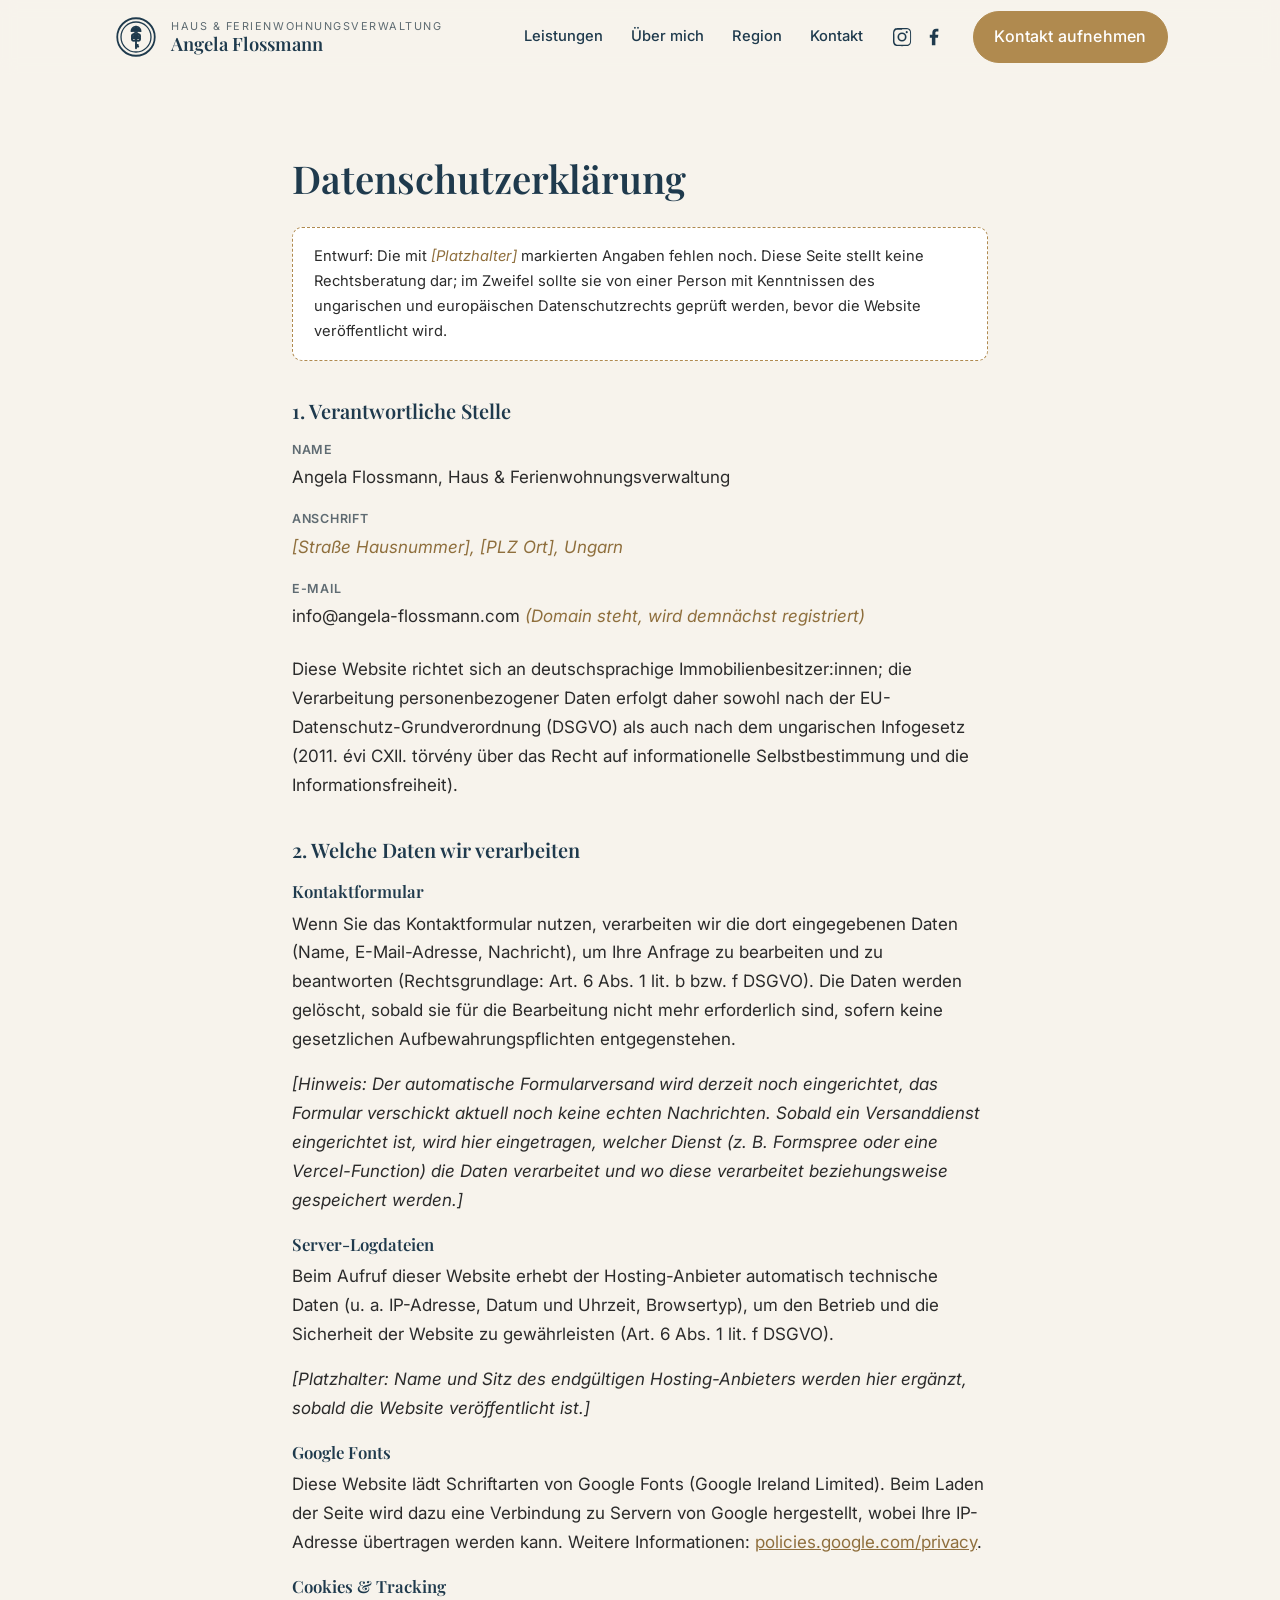
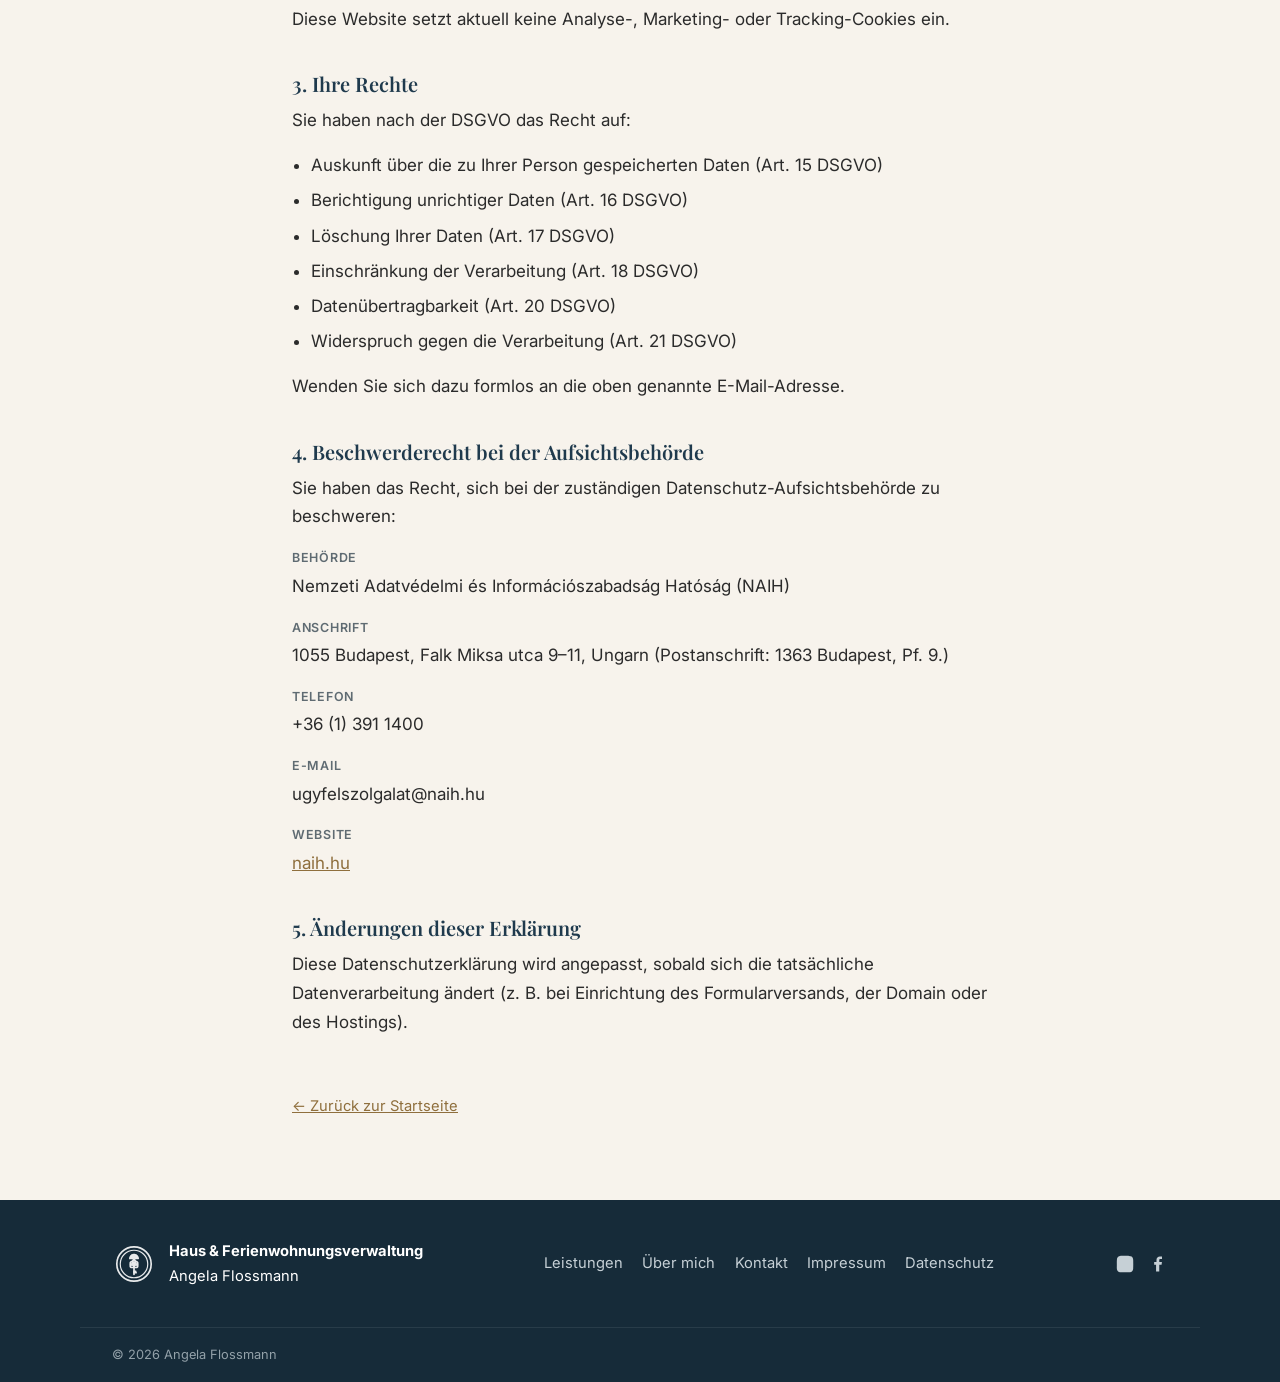
<file: datenschutz.html>
<!DOCTYPE html>
<html lang="de">
<head>
<meta charset="UTF-8" />
<meta name="viewport" content="width=device-width, initial-scale=1" />
<title>Datenschutzerklärung | Angela Flossmann</title>
<meta name="description" content="Datenschutzerklärung gemäß DSGVO und ungarischem Infogesetz (2011. évi CXII. törvény)." />
<meta name="robots" content="noindex" />

<link rel="icon" href="assets/favicon.svg" type="image/svg+xml" />

<link rel="preconnect" href="https://fonts.googleapis.com" />
<link rel="preconnect" href="https://fonts.gstatic.com" crossorigin />
<link href="https://fonts.googleapis.com/css2?family=Inter:wght@400;500;600&family=Playfair+Display:wght@500;600;700&display=swap" rel="stylesheet" />

<link rel="stylesheet" href="css/style.css" />
</head>
<body>


<header class="site-header" id="siteHeader">
  <div class="container site-header__inner">
    <a href="index.html" class="brand" aria-label="Zur Startseite von Angela Flossmann">
      <span class="brand__mark" aria-hidden="true">
        <img src="assets/logo.svg" alt="" width="48" height="48" class="brand__img" />
      </span>
      <span class="brand__text">
        <span class="brand__line1">Haus &amp; Ferienwohnungsverwaltung</span>
        <span class="brand__line2">Angela Flossmann</span>
      </span>
    </a>

    <button class="nav-toggle" id="navToggle" aria-expanded="false" aria-controls="primaryNav">
      <span class="nav-toggle__bar"></span>
      <span class="sr-only">Menü</span>
    </button>

    <nav class="primary-nav" id="primaryNav" aria-label="Hauptnavigation">
      <a href="index.html#leistungen">Leistungen</a>
      <a href="index.html#ueber-mich">Über mich</a>
      <a href="index.html#region">Region</a>
      <a href="index.html#kontakt">Kontakt</a>
      <span class="primary-nav__social">
        <a href="#" class="social-link" aria-label="Instagram" title="Instagram (Link folgt)">
          <svg viewBox="0 0 24 24" width="22" height="22" aria-hidden="true"><path fill="currentColor" d="M12 2.2c3.2 0 3.6 0 4.9.07 1.2.06 1.8.25 2.2.42.6.22 1 .48 1.4.9.43.4.7.82.92 1.4.17.42.36 1.05.42 2.2.06 1.3.07 1.7.07 4.9s0 3.6-.07 4.9c-.06 1.2-.25 1.8-.42 2.2-.22.6-.48 1-.9 1.4-.4.43-.82.7-1.4.92-.42.17-1.05.36-2.2.42-1.3.06-1.7.07-4.9.07s-3.6 0-4.9-.07c-1.2-.06-1.8-.25-2.2-.42-.6-.22-1-.48-1.4-.9-.43-.4-.7-.82-.92-1.4-.17-.42-.36-1.05-.42-2.2C2.2 15.6 2.2 15.2 2.2 12s0-3.6.07-4.9c.06-1.2.25-1.8.42-2.2.22-.6.48-1 .9-1.4.4-.43.82-.7 1.4-.92.42-.17 1.05-.36 2.2-.42C8.4 2.2 8.8 2.2 12 2.2Zm0 1.8c-3.1 0-3.5 0-4.7.07-.9.04-1.4.2-1.7.32-.43.17-.74.37-1.06.7-.32.3-.52.62-.7 1.05-.12.32-.28.82-.32 1.72C3.75 8.5 3.75 8.9 3.75 12s0 3.5.07 4.7c.04.9.2 1.4.32 1.7.17.43.37.74.7 1.06.3.32.62.52 1.05.7.32.12.82.28 1.72.32 1.2.06 1.6.07 4.7.07s3.5 0 4.7-.07c.9-.04 1.4-.2 1.7-.32.43-.17.74-.37 1.06-.7.32-.3.52-.62.7-1.05.12-.32.28-.82.32-1.72.06-1.2.07-1.6.07-4.7s0-3.5-.07-4.7c-.04-.9-.2-1.4-.32-1.7-.17-.43-.37-.74-.7-1.06-.3-.32-.62-.52-1.05-.7-.32-.12-.82-.28-1.72-.32-1.2-.06-1.6-.07-4.7-.07Zm0 3.06a4.94 4.94 0 1 1 0 9.88 4.94 4.94 0 0 1 0-9.88Zm0 1.8a3.14 3.14 0 1 0 0 6.28 3.14 3.14 0 0 0 0-6.28Zm5.15-3.3a1.15 1.15 0 1 1 0 2.3 1.15 1.15 0 0 1 0-2.3Z"/></svg>
        </a>
        <a href="#" class="social-link" aria-label="Facebook" title="Facebook (Link folgt)">
          <svg viewBox="0 0 24 24" width="22" height="22" aria-hidden="true"><path fill="currentColor" d="M13.5 21v-8.2h2.8l.42-3.2H13.5V7.5c0-.92.26-1.55 1.6-1.55h1.7V3.1c-.3-.04-1.3-.13-2.48-.13-2.46 0-4.14 1.5-4.14 4.25v2.37H7.4v3.2h2.28V21h3.82Z"/></svg>
        </a>
      </span>
      <a href="index.html#kontakt" class="btn primary-nav__cta">Kontakt aufnehmen</a>
    </nav>
  </div>
</header>

<main>
  <section class="legal">
    <div class="container">
      <h1>Datenschutzerklärung</h1>

      <p class="legal__note">
        Entwurf: Die mit <span class="legal__placeholder">[Platzhalter]</span> markierten
        Angaben fehlen noch. Diese Seite stellt keine Rechtsberatung dar; im Zweifel sollte
        sie von einer Person mit Kenntnissen des ungarischen und europäischen
        Datenschutzrechts geprüft werden, bevor die Website veröffentlicht wird.
      </p>

      <h2>1. Verantwortliche Stelle</h2>
      <dl>
        <dt>Name</dt>
        <dd>Angela Flossmann, Haus &amp; Ferienwohnungsverwaltung</dd>
        <dt>Anschrift</dt>
        <dd class="legal__placeholder">[Straße Hausnummer], [PLZ Ort], Ungarn</dd>
        <dt>E-Mail</dt>
        <dd>info@angela-flossmann.com <em class="legal__placeholder">(Domain steht, wird demnächst registriert)</em></dd>
      </dl>
      <p>
        Diese Website richtet sich an deutschsprachige Immobilienbesitzer:innen; die
        Verarbeitung personenbezogener Daten erfolgt daher sowohl nach der
        EU-Datenschutz-Grundverordnung (DSGVO) als auch nach dem ungarischen
        Infogesetz (2011. évi CXII. törvény über das Recht auf informationelle
        Selbstbestimmung und die Informationsfreiheit).
      </p>

      <h2>2. Welche Daten wir verarbeiten</h2>

      <h2 style="margin-top:1.2rem; font-size:1.05rem;">Kontaktformular</h2>
      <p>
        Wenn Sie das Kontaktformular nutzen, verarbeiten wir die dort eingegebenen
        Daten (Name, E-Mail-Adresse, Nachricht), um Ihre Anfrage zu bearbeiten und
        zu beantworten (Rechtsgrundlage: Art. 6 Abs. 1 lit. b bzw. f DSGVO). Die
        Daten werden gelöscht, sobald sie für die Bearbeitung nicht mehr erforderlich
        sind, sofern keine gesetzlichen Aufbewahrungspflichten entgegenstehen.
      </p>
      <p class="legal__placeholder">
        [Hinweis: Der automatische Formularversand wird derzeit noch eingerichtet,
        das Formular verschickt aktuell noch keine echten Nachrichten. Sobald ein
        Versanddienst eingerichtet ist, wird hier eingetragen, welcher Dienst (z. B.
        Formspree oder eine Vercel-Function) die Daten verarbeitet und wo diese
        verarbeitet beziehungsweise gespeichert werden.]
      </p>

      <h2 style="margin-top:1.2rem; font-size:1.05rem;">Server-Logdateien</h2>
      <p>
        Beim Aufruf dieser Website erhebt der Hosting-Anbieter automatisch technische
        Daten (u. a. IP-Adresse, Datum und Uhrzeit, Browsertyp), um den Betrieb und
        die Sicherheit der Website zu gewährleisten (Art. 6 Abs. 1 lit. f DSGVO).
      </p>
      <p class="legal__placeholder">
        [Platzhalter: Name und Sitz des endgültigen Hosting-Anbieters werden hier
        ergänzt, sobald die Website veröffentlicht ist.]
      </p>

      <h2 style="margin-top:1.2rem; font-size:1.05rem;">Google Fonts</h2>
      <p>
        Diese Website lädt Schriftarten von Google Fonts (Google Ireland Limited).
        Beim Laden der Seite wird dazu eine Verbindung zu Servern von Google
        hergestellt, wobei Ihre IP-Adresse übertragen werden kann. Weitere
        Informationen: <a href="https://policies.google.com/privacy" target="_blank" rel="noopener">policies.google.com/privacy</a>.
      </p>

      <h2 style="margin-top:1.2rem; font-size:1.05rem;">Cookies &amp; Tracking</h2>
      <p>
        Diese Website setzt aktuell keine Analyse-, Marketing- oder Tracking-Cookies
        ein.
      </p>

      <h2>3. Ihre Rechte</h2>
      <p>Sie haben nach der DSGVO das Recht auf:</p>
      <ul>
        <li>Auskunft über die zu Ihrer Person gespeicherten Daten (Art. 15 DSGVO)</li>
        <li>Berichtigung unrichtiger Daten (Art. 16 DSGVO)</li>
        <li>Löschung Ihrer Daten (Art. 17 DSGVO)</li>
        <li>Einschränkung der Verarbeitung (Art. 18 DSGVO)</li>
        <li>Datenübertragbarkeit (Art. 20 DSGVO)</li>
        <li>Widerspruch gegen die Verarbeitung (Art. 21 DSGVO)</li>
      </ul>
      <p>
        Wenden Sie sich dazu formlos an die oben genannte E-Mail-Adresse.
      </p>

      <h2>4. Beschwerderecht bei der Aufsichtsbehörde</h2>
      <p>
        Sie haben das Recht, sich bei der zuständigen Datenschutz-Aufsichtsbehörde
        zu beschweren:
      </p>
      <dl>
        <dt>Behörde</dt>
        <dd>Nemzeti Adatvédelmi és Információszabadság Hatóság (NAIH)</dd>
        <dt>Anschrift</dt>
        <dd>1055 Budapest, Falk Miksa utca 9–11, Ungarn (Postanschrift: 1363 Budapest, Pf. 9.)</dd>
        <dt>Telefon</dt>
        <dd>+36 (1) 391 1400</dd>
        <dt>E-Mail</dt>
        <dd>ugyfelszolgalat@naih.hu</dd>
        <dt>Website</dt>
        <dd><a href="https://www.naih.hu/" target="_blank" rel="noopener">naih.hu</a></dd>
      </dl>

      <h2>5. Änderungen dieser Erklärung</h2>
      <p>
        Diese Datenschutzerklärung wird angepasst, sobald sich die tatsächliche
        Datenverarbeitung ändert (z. B. bei Einrichtung des Formularversands, der
        Domain oder des Hostings).
      </p>

      <a class="legal__back" href="index.html">← Zurück zur Startseite</a>
    </div>
  </section>
</main>

<footer class="site-footer">
  <div class="container site-footer__inner">
    <div class="site-footer__brand">
      <img src="assets/logo.svg" alt="" width="44" height="44" />
      <div>
        <strong>Haus &amp; Ferienwohnungsverwaltung</strong><br />
        Angela Flossmann
      </div>
    </div>
    <nav class="site-footer__nav" aria-label="Fußzeile">
      <a href="index.html#leistungen">Leistungen</a>
      <a href="index.html#ueber-mich">Über mich</a>
      <a href="index.html#kontakt">Kontakt</a>
      <a href="impressum.html">Impressum</a>
      <a href="datenschutz.html">Datenschutz</a>
    </nav>
    <div class="site-footer__social">
      <a href="#" class="social-link" aria-label="Instagram"><svg viewBox="0 0 24 24" width="20" height="20" aria-hidden="true"><path fill="currentColor" d="M12 2.2c3.2 0 3.6 0 4.9.07 1.2.06 1.8.25 2.2.42.6.22 1 .48 1.4.9.43.4.7.82.92 1.4.17.42.36 1.05.42 2.2.06 1.3.07 1.7.07 4.9s0 3.6-.07 4.9c-.06 1.2-.25 1.8-.42 2.2-.22.6-.48 1-.9 1.4-.4.43-.82.7-1.4.92-.42.17-1.05.36-2.2.42-1.3.06-1.7.07-4.9.07s-3.6 0-4.9-.07c-1.2-.06-1.8-.25-2.2-.42-.6-.22-1-.48-1.4-.9-.43-.4-.7-.82-.92-1.4-.17-.42-.36-1.05-.42-2.2C2.2 15.6 2.2 15.2 2.2 12s0-3.6.07-4.9c.06-1.2.25-1.8.42-2.2.22-.6.48-1 .9-1.4.4-.43.82-.7 1.4-.92.42-.17 1.05-.36 2.2-.42C8.4 2.2 8.8 2.2 12 2.2Zm0 4.86a4.94 4.94 0 1 1 0 9.88 4.94 4.94 0 0 1 0-9.88Zm0 1.8a3.14 3.14 0 1 0 0 6.28 3.14 3.14 0 0 0 0-6.28Zm5.15-3.3a1.15 1.15 0 1 1 0 2.3 1.15 1.15 0 0 1 0-2.3Z"/></svg></a>
      <a href="#" class="social-link" aria-label="Facebook"><svg viewBox="0 0 24 24" width="20" height="20" aria-hidden="true"><path fill="currentColor" d="M13.5 21v-8.2h2.8l.42-3.2H13.5V7.5c0-.92.26-1.55 1.6-1.55h1.7V3.1c-.3-.04-1.3-.13-2.48-.13-2.46 0-4.14 1.5-4.14 4.25v2.37H7.4v3.2h2.28V21h3.82Z"/></svg></a>
    </div>
  </div>
  <div class="container site-footer__legal">
    <span>© <span id="year">2026</span> Angela Flossmann</span>
  </div>
</footer>

<script src="js/main.js"></script>
</body>
</html>
</file>
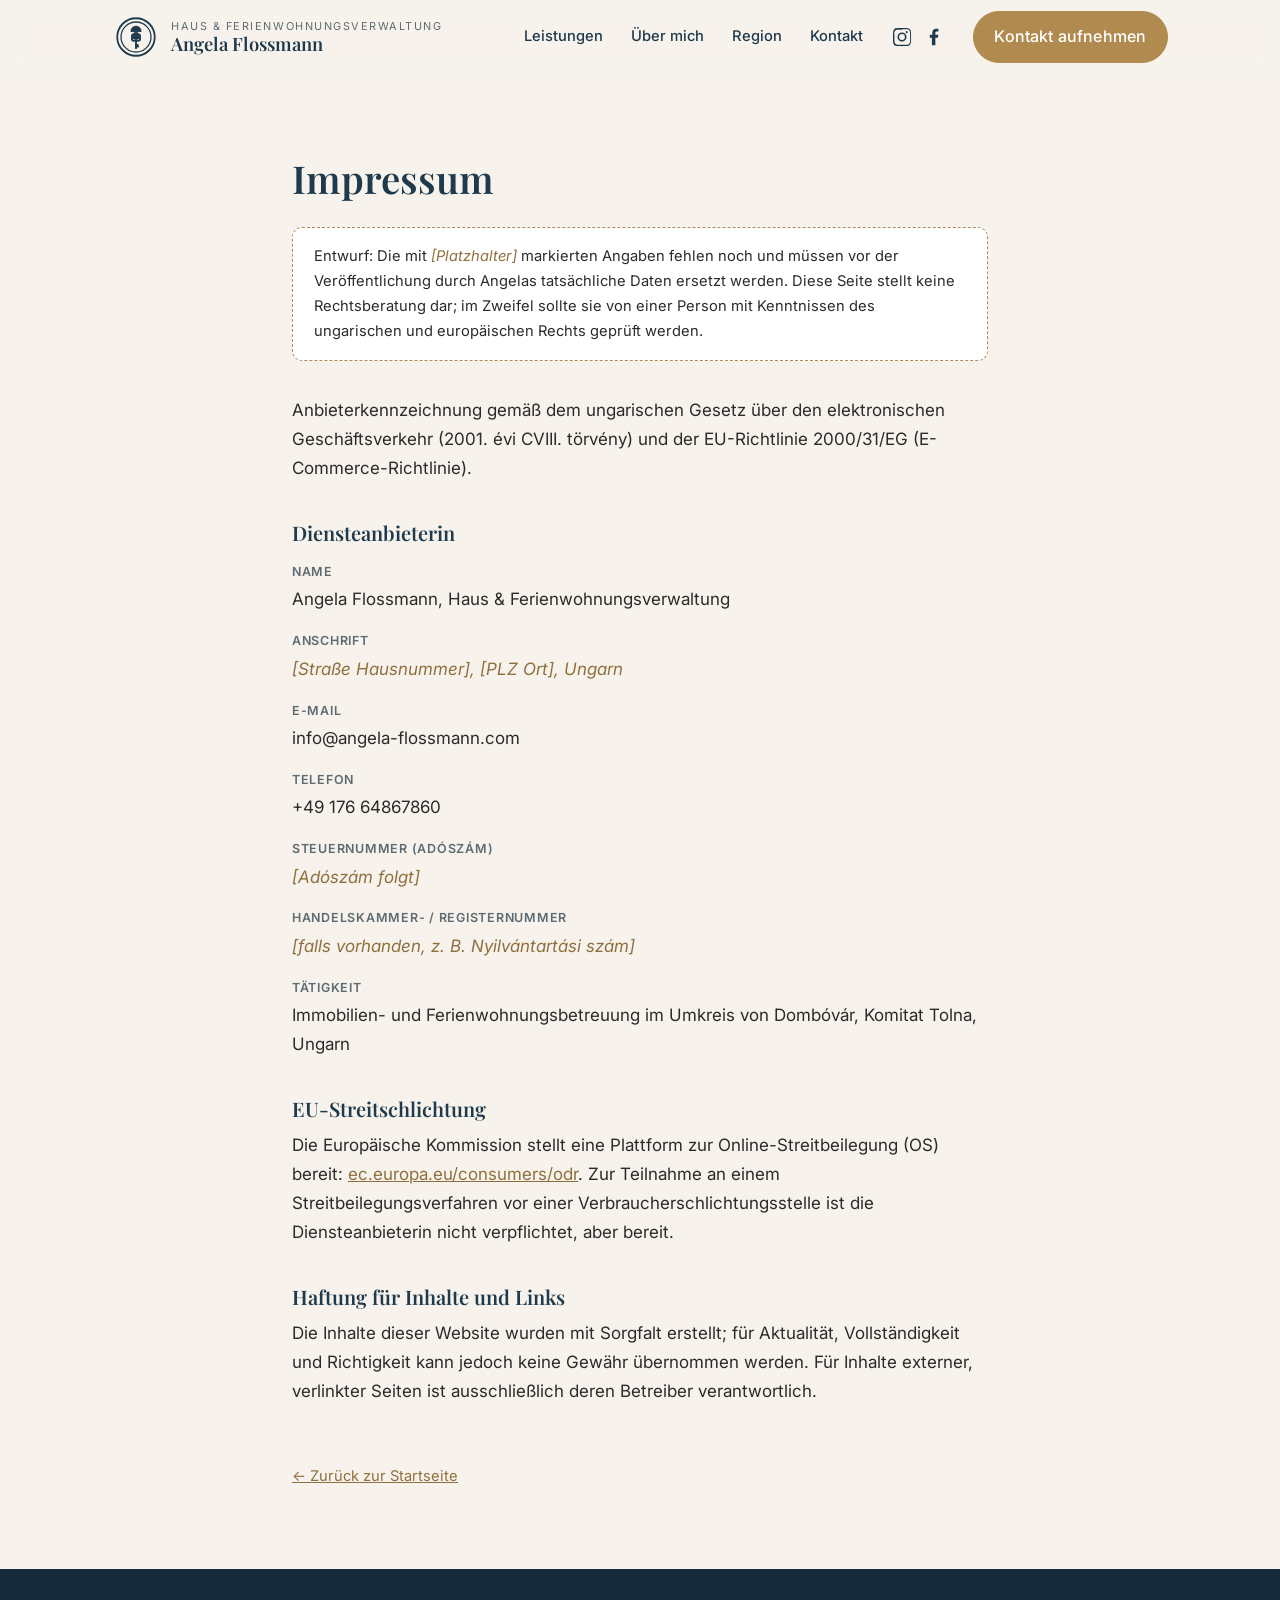
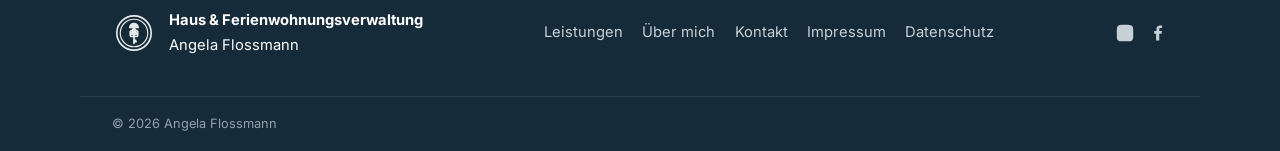
<file: impressum.html>
<!DOCTYPE html>
<html lang="de">
<head>
<meta charset="UTF-8" />
<meta name="viewport" content="width=device-width, initial-scale=1" />
<title>Impressum | Angela Flossmann</title>
<meta name="description" content="Anbieterkennzeichnung (Impressum) gemäß ungarischem E-Commerce-Gesetz und EU-Richtlinie 2000/31/EG." />
<meta name="robots" content="noindex" />

<link rel="icon" href="assets/favicon.svg" type="image/svg+xml" />

<link rel="preconnect" href="https://fonts.googleapis.com" />
<link rel="preconnect" href="https://fonts.gstatic.com" crossorigin />
<link href="https://fonts.googleapis.com/css2?family=Inter:wght@400;500;600&family=Playfair+Display:wght@500;600;700&display=swap" rel="stylesheet" />

<link rel="stylesheet" href="css/style.css" />
</head>
<body>


<header class="site-header" id="siteHeader">
  <div class="container site-header__inner">
    <a href="index.html" class="brand" aria-label="Zur Startseite von Angela Flossmann">
      <span class="brand__mark" aria-hidden="true">
        <img src="assets/logo.svg" alt="" width="48" height="48" class="brand__img" />
      </span>
      <span class="brand__text">
        <span class="brand__line1">Haus &amp; Ferienwohnungsverwaltung</span>
        <span class="brand__line2">Angela Flossmann</span>
      </span>
    </a>

    <button class="nav-toggle" id="navToggle" aria-expanded="false" aria-controls="primaryNav">
      <span class="nav-toggle__bar"></span>
      <span class="sr-only">Menü</span>
    </button>

    <nav class="primary-nav" id="primaryNav" aria-label="Hauptnavigation">
      <a href="index.html#leistungen">Leistungen</a>
      <a href="index.html#ueber-mich">Über mich</a>
      <a href="index.html#region">Region</a>
      <a href="index.html#kontakt">Kontakt</a>
      <span class="primary-nav__social">
        <a href="#" class="social-link" aria-label="Instagram" title="Instagram (Link folgt)">
          <svg viewBox="0 0 24 24" width="22" height="22" aria-hidden="true"><path fill="currentColor" d="M12 2.2c3.2 0 3.6 0 4.9.07 1.2.06 1.8.25 2.2.42.6.22 1 .48 1.4.9.43.4.7.82.92 1.4.17.42.36 1.05.42 2.2.06 1.3.07 1.7.07 4.9s0 3.6-.07 4.9c-.06 1.2-.25 1.8-.42 2.2-.22.6-.48 1-.9 1.4-.4.43-.82.7-1.4.92-.42.17-1.05.36-2.2.42-1.3.06-1.7.07-4.9.07s-3.6 0-4.9-.07c-1.2-.06-1.8-.25-2.2-.42-.6-.22-1-.48-1.4-.9-.43-.4-.7-.82-.92-1.4-.17-.42-.36-1.05-.42-2.2C2.2 15.6 2.2 15.2 2.2 12s0-3.6.07-4.9c.06-1.2.25-1.8.42-2.2.22-.6.48-1 .9-1.4.4-.43.82-.7 1.4-.92.42-.17 1.05-.36 2.2-.42C8.4 2.2 8.8 2.2 12 2.2Zm0 1.8c-3.1 0-3.5 0-4.7.07-.9.04-1.4.2-1.7.32-.43.17-.74.37-1.06.7-.32.3-.52.62-.7 1.05-.12.32-.28.82-.32 1.72C3.75 8.5 3.75 8.9 3.75 12s0 3.5.07 4.7c.04.9.2 1.4.32 1.7.17.43.37.74.7 1.06.3.32.62.52 1.05.7.32.12.82.28 1.72.32 1.2.06 1.6.07 4.7.07s3.5 0 4.7-.07c.9-.04 1.4-.2 1.7-.32.43-.17.74-.37 1.06-.7.32-.3.52-.62.7-1.05.12-.32.28-.82.32-1.72.06-1.2.07-1.6.07-4.7s0-3.5-.07-4.7c-.04-.9-.2-1.4-.32-1.7-.17-.43-.37-.74-.7-1.06-.3-.32-.62-.52-1.05-.7-.32-.12-.82-.28-1.72-.32-1.2-.06-1.6-.07-4.7-.07Zm0 3.06a4.94 4.94 0 1 1 0 9.88 4.94 4.94 0 0 1 0-9.88Zm0 1.8a3.14 3.14 0 1 0 0 6.28 3.14 3.14 0 0 0 0-6.28Zm5.15-3.3a1.15 1.15 0 1 1 0 2.3 1.15 1.15 0 0 1 0-2.3Z"/></svg>
        </a>
        <a href="#" class="social-link" aria-label="Facebook" title="Facebook (Link folgt)">
          <svg viewBox="0 0 24 24" width="22" height="22" aria-hidden="true"><path fill="currentColor" d="M13.5 21v-8.2h2.8l.42-3.2H13.5V7.5c0-.92.26-1.55 1.6-1.55h1.7V3.1c-.3-.04-1.3-.13-2.48-.13-2.46 0-4.14 1.5-4.14 4.25v2.37H7.4v3.2h2.28V21h3.82Z"/></svg>
        </a>
      </span>
      <a href="index.html#kontakt" class="btn primary-nav__cta">Kontakt aufnehmen</a>
    </nav>
  </div>
</header>

<main>
  <section class="legal">
    <div class="container">
      <h1>Impressum</h1>

      <p class="legal__note">
        Entwurf: Die mit <span class="legal__placeholder">[Platzhalter]</span> markierten
        Angaben fehlen noch und müssen vor der Veröffentlichung durch Angelas tatsächliche
        Daten ersetzt werden. Diese Seite stellt keine Rechtsberatung dar; im Zweifel sollte
        sie von einer Person mit Kenntnissen des ungarischen und europäischen Rechts geprüft werden.
      </p>

      <p>
        Anbieterkennzeichnung gemäß dem ungarischen Gesetz über den elektronischen
        Geschäftsverkehr (2001. évi CVIII. törvény) und der EU-Richtlinie 2000/31/EG
        (E-Commerce-Richtlinie).
      </p>

      <h2>Diensteanbieterin</h2>
      <dl>
        <dt>Name</dt>
        <dd>Angela Flossmann, Haus &amp; Ferienwohnungsverwaltung</dd>

        <dt>Anschrift</dt>
        <dd class="legal__placeholder">[Straße Hausnummer], [PLZ Ort], Ungarn</dd>

        <dt>E-Mail</dt>
        <dd>info@angela-flossmann.com</dd>

        <dt>Telefon</dt>
        <dd>+49 176 64867860</dd>

        <dt>Steuernummer (Adószám)</dt>
        <dd class="legal__placeholder">[Adószám folgt]</dd>

        <dt>Handelskammer- / Registernummer</dt>
        <dd class="legal__placeholder">[falls vorhanden, z. B. Nyilvántartási szám]</dd>

        <dt>Tätigkeit</dt>
        <dd>Immobilien- und Ferienwohnungsbetreuung im Umkreis von Dombóvár, Komitat Tolna, Ungarn</dd>
      </dl>

      <h2>EU-Streitschlichtung</h2>
      <p>
        Die Europäische Kommission stellt eine Plattform zur Online-Streitbeilegung (OS)
        bereit: <a href="https://ec.europa.eu/consumers/odr/" target="_blank" rel="noopener">ec.europa.eu/consumers/odr</a>.
        Zur Teilnahme an einem Streitbeilegungsverfahren vor einer
        Verbraucherschlichtungsstelle ist die Diensteanbieterin nicht verpflichtet, aber bereit.
      </p>

      <h2>Haftung für Inhalte und Links</h2>
      <p>
        Die Inhalte dieser Website wurden mit Sorgfalt erstellt; für Aktualität,
        Vollständigkeit und Richtigkeit kann jedoch keine Gewähr übernommen werden.
        Für Inhalte externer, verlinkter Seiten ist ausschließlich deren Betreiber
        verantwortlich.
      </p>

      <a class="legal__back" href="index.html">← Zurück zur Startseite</a>
    </div>
  </section>
</main>

<footer class="site-footer">
  <div class="container site-footer__inner">
    <div class="site-footer__brand">
      <img src="assets/logo.svg" alt="" width="44" height="44" />
      <div>
        <strong>Haus &amp; Ferienwohnungsverwaltung</strong><br />
        Angela Flossmann
      </div>
    </div>
    <nav class="site-footer__nav" aria-label="Fußzeile">
      <a href="index.html#leistungen">Leistungen</a>
      <a href="index.html#ueber-mich">Über mich</a>
      <a href="index.html#kontakt">Kontakt</a>
      <a href="impressum.html">Impressum</a>
      <a href="datenschutz.html">Datenschutz</a>
    </nav>
    <div class="site-footer__social">
      <a href="#" class="social-link" aria-label="Instagram"><svg viewBox="0 0 24 24" width="20" height="20" aria-hidden="true"><path fill="currentColor" d="M12 2.2c3.2 0 3.6 0 4.9.07 1.2.06 1.8.25 2.2.42.6.22 1 .48 1.4.9.43.4.7.82.92 1.4.17.42.36 1.05.42 2.2.06 1.3.07 1.7.07 4.9s0 3.6-.07 4.9c-.06 1.2-.25 1.8-.42 2.2-.22.6-.48 1-.9 1.4-.4.43-.82.7-1.4.92-.42.17-1.05.36-2.2.42-1.3.06-1.7.07-4.9.07s-3.6 0-4.9-.07c-1.2-.06-1.8-.25-2.2-.42-.6-.22-1-.48-1.4-.9-.43-.4-.7-.82-.92-1.4-.17-.42-.36-1.05-.42-2.2C2.2 15.6 2.2 15.2 2.2 12s0-3.6.07-4.9c.06-1.2.25-1.8.42-2.2.22-.6.48-1 .9-1.4.4-.43.82-.7 1.4-.92.42-.17 1.05-.36 2.2-.42C8.4 2.2 8.8 2.2 12 2.2Zm0 4.86a4.94 4.94 0 1 1 0 9.88 4.94 4.94 0 0 1 0-9.88Zm0 1.8a3.14 3.14 0 1 0 0 6.28 3.14 3.14 0 0 0 0-6.28Zm5.15-3.3a1.15 1.15 0 1 1 0 2.3 1.15 1.15 0 0 1 0-2.3Z"/></svg></a>
      <a href="#" class="social-link" aria-label="Facebook"><svg viewBox="0 0 24 24" width="20" height="20" aria-hidden="true"><path fill="currentColor" d="M13.5 21v-8.2h2.8l.42-3.2H13.5V7.5c0-.92.26-1.55 1.6-1.55h1.7V3.1c-.3-.04-1.3-.13-2.48-.13-2.46 0-4.14 1.5-4.14 4.25v2.37H7.4v3.2h2.28V21h3.82Z"/></svg></a>
    </div>
  </div>
  <div class="container site-footer__legal">
    <span>© <span id="year">2026</span> Angela Flossmann</span>
  </div>
</footer>

<script src="js/main.js"></script>
</body>
</html>
</file>
<file: css/style.css>
/* =========================================================================
   Angela Flossmann, Haus & Ferienwohnungsverwaltung
   Prototyp-Stylesheet. Alle Farben und Schriften stehen als Variablen ganz
   oben und lassen sich dort zentral ändern.
   ========================================================================= */

:root {
  /* Farben */
  --navy:        #1f3a4d;
  --navy-dark:   #162b39;
  --cream:       #f7f3ec;
  --cream-dark:  #efe8db;
  --brass:       #b08a4f;
  --brass-dark:  #8f6f3d;
  --ink:         #2b2b2b;
  --muted:       #5f6b72;
  --white:       #ffffff;
  --line:        #e2dacb;

  /* Schrift */
  --font-head: "Playfair Display", Georgia, "Times New Roman", serif;
  --font-body: "Inter", system-ui, -apple-system, "Segoe UI", Roboto, sans-serif;

  /* Maße */
  --maxw: 1120px;
  --pad: clamp(1.1rem, 4vw, 2rem);
  --radius: 10px;
  --shadow: 0 14px 40px -18px rgba(22, 43, 57, 0.35);
}

/* ---------- Grundlagen ---------- */
* { box-sizing: border-box; }

html { scroll-behavior: smooth; scroll-padding-top: 96px; }

body {
  margin: 0;
  font-family: var(--font-body);
  font-size: 17px;
  line-height: 1.7;
  color: var(--ink);
  background: var(--cream);
  -webkit-font-smoothing: antialiased;
}

img { max-width: 100%; display: block; }

h1, h2, h3 {
  font-family: var(--font-head);
  font-weight: 600;
  line-height: 1.2;
  color: var(--navy);
  margin: 0 0 .5em;
}

p { margin: 0 0 1rem; }

a { color: var(--brass-dark); }

.container {
  width: 100%;
  max-width: var(--maxw);
  margin-inline: auto;
  padding-inline: var(--pad);
}

.sr-only {
  position: absolute; width: 1px; height: 1px;
  padding: 0; margin: -1px; overflow: hidden;
  clip: rect(0 0 0 0); white-space: nowrap; border: 0;
}

/* ---------- Buttons ---------- */
.btn {
  display: inline-block;
  background: var(--brass);
  color: var(--white);
  text-decoration: none;
  font-weight: 600;
  font-size: .98rem;
  letter-spacing: .01em;
  padding: .85rem 1.6rem;
  border: 1px solid var(--brass);
  border-radius: 999px;
  cursor: pointer;
  transition: background .18s ease, transform .18s ease, border-color .18s ease;
}
.btn:hover { background: var(--brass-dark); border-color: var(--brass-dark); transform: translateY(-1px); }
.btn--ghost { background: transparent; color: var(--navy); border-color: var(--navy); }
.btn--ghost:hover { background: var(--navy); color: var(--white); }
.btn--light { background: var(--white); color: var(--navy); border-color: var(--white); }
.btn--light:hover { background: var(--cream-dark); border-color: var(--cream-dark); }
.btn--small { padding: .6rem 1.1rem; font-size: .9rem; }

/* ---------- Header ---------- */
.site-header {
  position: sticky; top: 0; z-index: 50;
  background: rgba(247, 243, 236, 0.92);
  backdrop-filter: blur(8px);
  border-bottom: 1px solid transparent;
  transition: border-color .2s ease, box-shadow .2s ease;
}
.site-header.is-scrolled {
  border-color: var(--line);
  box-shadow: 0 6px 20px -16px rgba(22, 43, 57, .5);
}
.site-header__inner {
  display: flex; align-items: center; justify-content: space-between;
  gap: 1rem;
  padding-block: .7rem;
}

.brand { display: flex; align-items: center; gap: .7rem; text-decoration: none; color: var(--navy); }
.brand__mark { color: var(--brass); display: flex; }
.brand__img { display: block; }
.brand__text { display: flex; flex-direction: column; line-height: 1.15; }
.brand__line1 { font-size: .68rem; letter-spacing: .14em; text-transform: uppercase; color: var(--muted); }
.brand__line2 { font-family: var(--font-head); font-size: 1.15rem; font-weight: 600; }

.primary-nav { display: flex; align-items: center; gap: 1.75rem; }
.primary-nav > a {
  text-decoration: none; color: var(--navy); font-weight: 500; font-size: .92rem;
  padding: .3rem 0; position: relative;
}
.primary-nav > a::after {
  content: ""; position: absolute; left: 0; bottom: 0; width: 0; height: 2px;
  background: var(--brass); transition: width .2s ease;
}
.primary-nav > a:hover::after { width: 100%; }

/* .primary-nav > a has higher specificity than .btn, so without this the
   header CTA would inherit navy text instead of the intended white-on-brass. */
.primary-nav > a.primary-nav__cta { color: var(--white); padding: .7rem 1.3rem; font-size: 1rem; }
.primary-nav > a.primary-nav__cta::after { display: none; }

.primary-nav__social { display: flex; gap: .6rem; }
.social-link { color: var(--navy); display: inline-flex; transition: color .18s ease; }
.social-link:hover { color: var(--brass); }

.nav-toggle {
  display: none;
  width: 42px; height: 42px;
  border: 1px solid var(--line); border-radius: 8px;
  background: var(--white); cursor: pointer;
  position: relative;
}
.nav-toggle__bar,
.nav-toggle__bar::before,
.nav-toggle__bar::after {
  content: ""; position: absolute; left: 50%; width: 20px; height: 2px;
  background: var(--navy); transform: translateX(-50%);
  transition: transform .2s ease, opacity .2s ease;
}
.nav-toggle__bar { top: 50%; margin-top: -1px; }
.nav-toggle__bar::before { top: -6px; }
.nav-toggle__bar::after  { top: 6px; }
.nav-toggle[aria-expanded="true"] .nav-toggle__bar { background: transparent; }
.nav-toggle[aria-expanded="true"] .nav-toggle__bar::before { transform: translateX(-50%) translateY(6px) rotate(45deg); }
.nav-toggle[aria-expanded="true"] .nav-toggle__bar::after  { transform: translateX(-50%) translateY(-6px) rotate(-45deg); }

/* ---------- Hero ---------- */
.hero { padding-block: clamp(2.4rem, 6vw, 4.2rem); }
.hero__grid {
  display: grid; grid-template-columns: minmax(260px, 420px) 1fr;
  gap: clamp(2rem, 5vw, 4rem); align-items: center;
}
.hero__media img {
  width: 100%; height: clamp(280px, 32vw, 400px);
  object-fit: cover; border-radius: var(--radius); box-shadow: var(--shadow);
}
.hero__eyebrow {
  text-transform: uppercase; letter-spacing: .16em; font-size: .78rem;
  color: var(--brass-dark); font-weight: 600; margin-bottom: 1rem;
}
.hero__title { font-size: clamp(1.7rem, 3.6vw, 2.6rem); margin-bottom: 1.1rem; }
.hero__note { color: var(--ink); font-size: 1.05rem; border-left: 3px solid var(--brass); padding-left: 1rem; margin-bottom: 1rem; }
.hero__note strong { color: var(--brass-dark); }
.hero__text { font-size: 1rem; color: var(--muted); }
.hero__actions { display: flex; flex-wrap: wrap; gap: .9rem; margin-top: 1.8rem; }

/* ---------- Vertrauensleiste ---------- */
.trust { background: var(--navy); color: var(--white); }
.trust__grid {
  display: grid; grid-template-columns: repeat(4, 1fr); gap: 1.5rem;
  padding-block: 2.4rem;
}
.trust__item { display: flex; flex-direction: column; gap: .35rem; position: relative; }
.trust__icon {
  display: inline-flex; align-items: center; justify-content: center;
  width: 34px; height: 34px; margin-bottom: .25rem;
  border: 1px solid rgba(240, 220, 188, .4); border-radius: 50%;
  color: #f0dcbc;
}
.trust__key { font-family: var(--font-head); font-size: 1.35rem; color: #f0dcbc; }
.trust__num { font-variant-numeric: tabular-nums; }
.trust__val { font-size: .92rem; color: #cdd6db; line-height: 1.5; }
@media (min-width: 941px) {
  .trust__item:not(:first-child)::before {
    content: "";
    position: absolute;
    left: -.8rem;
    top: .15rem;
    bottom: .15rem;
    width: 1px;
    background: rgba(255, 255, 255, .14);
  }
}

/* ---------- Abschnitte ---------- */
.section { padding-block: clamp(3.5rem, 9vw, 6rem); }
.section--alt { background: var(--cream-dark); }
.section__head { max-width: 640px; margin-bottom: 2.6rem; }
.section__eyebrow {
  text-transform: uppercase; letter-spacing: .16em; font-size: .76rem;
  color: var(--brass-dark); font-weight: 600; margin-bottom: .6rem;
}
.section__title { font-size: clamp(1.7rem, 4vw, 2.5rem); }
.section__lead, .about__lead { font-size: 1.1rem; color: var(--muted); }

/* ---------- Karten ---------- */
.cards { display: grid; grid-template-columns: repeat(3, 1fr); gap: 1.6rem; }
.card {
  background: var(--white);
  border: 1px solid var(--line);
  border-radius: var(--radius);
  overflow: hidden;
  display: flex; flex-direction: column;
  box-shadow: var(--shadow);
}
.card--soft { background: var(--cream); }
.card__img { height: 190px; object-fit: cover; width: 100%; }
.card__body { padding: 1.5rem; display: flex; flex-direction: column; }
.card__tag {
  align-self: flex-start;
  background: var(--brass); color: var(--white);
  font-size: .72rem; font-weight: 600; letter-spacing: .06em; text-transform: uppercase;
  padding: .25rem .6rem; border-radius: 999px; margin: 0 0 .8rem;
}
.card__tag--muted { background: var(--muted); }
.card__title { font-size: 1.35rem; }
.card__list { margin: .6rem 0 0; padding-left: 1.1rem; color: var(--muted); font-size: .95rem; }
.card__list li { margin-bottom: .35rem; }

/* ---------- Über mich ---------- */
.about { display: grid; grid-template-columns: 300px 1fr; gap: clamp(2rem, 5vw, 4rem); align-items: start; }
.about__media { position: relative; max-width: 300px; }
.about__media img { width: 100%; max-width: 300px; height: 380px; border-radius: var(--radius); box-shadow: var(--shadow); }
.about__media img { object-fit: cover; object-position: center top; }
/* ---------- Region ---------- */
.region { display: grid; grid-template-columns: 1fr 1fr; gap: clamp(2rem, 5vw, 4rem); align-items: center; }
.region__media img { border-radius: var(--radius); box-shadow: var(--shadow); }

/* ---------- CTA ---------- */
.cta { background: var(--navy); color: var(--white); }
.cta__inner { text-align: center; padding-block: clamp(3rem, 8vw, 5rem); max-width: 620px; }
.cta__title { color: var(--white); font-size: clamp(1.8rem, 4.5vw, 2.6rem); }
.cta__text { color: #d8e0e4; }
.cta .container { margin-inline: auto; }
.cta__inner { margin-inline: auto; }

/* ---------- Kontakt ---------- */
.contact { display: grid; grid-template-columns: 1fr 1fr; gap: clamp(2rem, 5vw, 4rem); align-items: start; }
.contact__details { list-style: none; padding: 0; margin: 1.4rem 0; }
.contact__details li { display: flex; flex-direction: column; margin-bottom: .9rem; }
.contact__details span { font-size: .74rem; text-transform: uppercase; letter-spacing: .12em; color: var(--muted); }
.contact__details a { font-size: 1.05rem; color: var(--navy); text-decoration: none; }
.contact__details em { color: var(--muted); font-size: .82rem; font-style: normal; }
.contact__social { display: flex; gap: 1.2rem; margin-top: 1.2rem; }
.social-link--lg { align-items: center; gap: .4rem; font-size: .95rem; color: var(--navy); text-decoration: none; }

.contact__form {
  background: var(--white);
  border: 1px solid var(--line);
  border-radius: var(--radius);
  padding: clamp(1.4rem, 4vw, 2.2rem);
  box-shadow: var(--shadow);
}
.field { margin-bottom: 1.1rem; display: flex; flex-direction: column; }
.field label { font-size: .85rem; font-weight: 600; color: var(--navy); margin-bottom: .35rem; }
.field label span { font-weight: 400; color: var(--muted); }
.field input, .field textarea {
  font: inherit; font-size: .98rem;
  padding: .7rem .8rem;
  border: 1px solid var(--line); border-radius: 8px;
  background: var(--cream);
  color: var(--ink);
}
.field input:focus, .field textarea:focus {
  outline: 2px solid var(--brass); outline-offset: 1px; background: var(--white);
}
.form-hint { font-size: .8rem; color: var(--muted); margin: .8rem 0 0; }
.form-note {
  background: #e8f0e8; border: 1px solid #bcd4bc; color: #2f5233;
  padding: .7rem .9rem; border-radius: 8px; font-size: .9rem; margin: 0 0 1rem;
}
.form-note[hidden] { display: none; }
.form-note--error { background: #fbe9e7; border-color: #e3a29a; color: #7a2d22; }
.field--hp { position: absolute; left: -9999px; width: 1px; height: 1px; overflow: hidden; margin: 0; }

/* ---------- Footer ---------- */
.site-footer { background: var(--navy-dark); color: #c6d0d6; font-size: .92rem; }
.site-footer__inner {
  display: flex; flex-wrap: wrap; align-items: center; justify-content: space-between;
  gap: 1.5rem; padding-block: 2.4rem;
}
.site-footer__brand { display: flex; align-items: center; gap: .8rem; color: var(--white); }
.site-footer__brand img { filter: brightness(0) invert(1); opacity: .9; }
.site-footer__nav { display: flex; flex-wrap: wrap; gap: 1.2rem; }
.site-footer__nav a { color: #c6d0d6; text-decoration: none; }
.site-footer__nav a:hover { color: var(--white); }
.site-footer__social { display: flex; gap: .8rem; }
.site-footer__social .social-link { color: #c6d0d6; }
.site-footer__social .social-link:hover { color: var(--brass); }
.site-footer__legal {
  display: flex; flex-wrap: wrap; justify-content: space-between; gap: .5rem;
  padding-block: 1rem; border-top: 1px solid rgba(255,255,255,.08);
  font-size: .8rem; color: #93a1a9;
}

/* ---------- Responsive ---------- */
@media (max-width: 940px) {
  .cards { grid-template-columns: 1fr 1fr; }
  .trust__grid { grid-template-columns: 1fr 1fr; }
  .hero__grid { grid-template-columns: 1fr; }
  .hero__media img { height: 220px; }
  .about, .region, .contact { grid-template-columns: 1fr; }
  .about__media { max-width: 260px; margin: 0 auto; }
  .about__media img { max-width: 260px; height: 320px; }
}

@media (max-width: 780px) {
  .nav-toggle { display: block; }
  .primary-nav {
    position: absolute; top: 100%; left: 0; right: 0;
    flex-direction: column; align-items: flex-start; gap: 1rem;
    background: var(--cream);
    border-bottom: 1px solid var(--line);
    padding: 1.3rem var(--pad);
    transform: translateY(-8px);
    opacity: 0; pointer-events: none;
    transition: opacity .18s ease, transform .18s ease;
  }
  .primary-nav.is-open { opacity: 1; pointer-events: auto; transform: translateY(0); }
  .primary-nav__cta { align-self: stretch; text-align: center; }
}

@media (max-width: 560px) {
  .cards { grid-template-columns: 1fr; }
  .trust__grid { grid-template-columns: 1fr; }
  .brand__line1 { font-size: .6rem; }
  .hero__actions .btn { flex: 1 1 100%; text-align: center; }
}

@media (prefers-reduced-motion: reduce) {
  html { scroll-behavior: auto; }
  * { transition: none !important; animation: none !important; }
}

/* ---------- Rechtstexte (Impressum / Datenschutz) ---------- */
.legal { padding-block: clamp(3rem, 8vw, 5rem); }
.legal .container { max-width: 760px; }
.legal h1 { font-size: clamp(1.8rem, 4vw, 2.4rem); margin-bottom: 1.6rem; }
.legal h2 { font-size: 1.25rem; margin-top: 2.4rem; }
.legal p, .legal li { color: var(--ink); }
.legal ul, .legal ol { padding-left: 1.2rem; margin: 0 0 1rem; }
.legal li { margin-bottom: .4rem; }
.legal dl { margin: 0 0 1.5rem; }
.legal dt {
  font-weight: 600; color: var(--muted); font-size: .78rem;
  text-transform: uppercase; letter-spacing: .06em; margin-top: 1rem;
}
.legal dd { margin: .2rem 0 0; }
.legal__note {
  background: var(--white); border: 1px dashed var(--brass); border-radius: var(--radius);
  padding: 1rem 1.3rem; font-size: .92rem; color: var(--brass-dark); margin-bottom: 2.2rem;
}
.legal__placeholder { color: var(--brass-dark); font-style: italic; }
.legal__back { display: inline-block; margin-top: 2.6rem; font-size: .92rem; }
</file>
